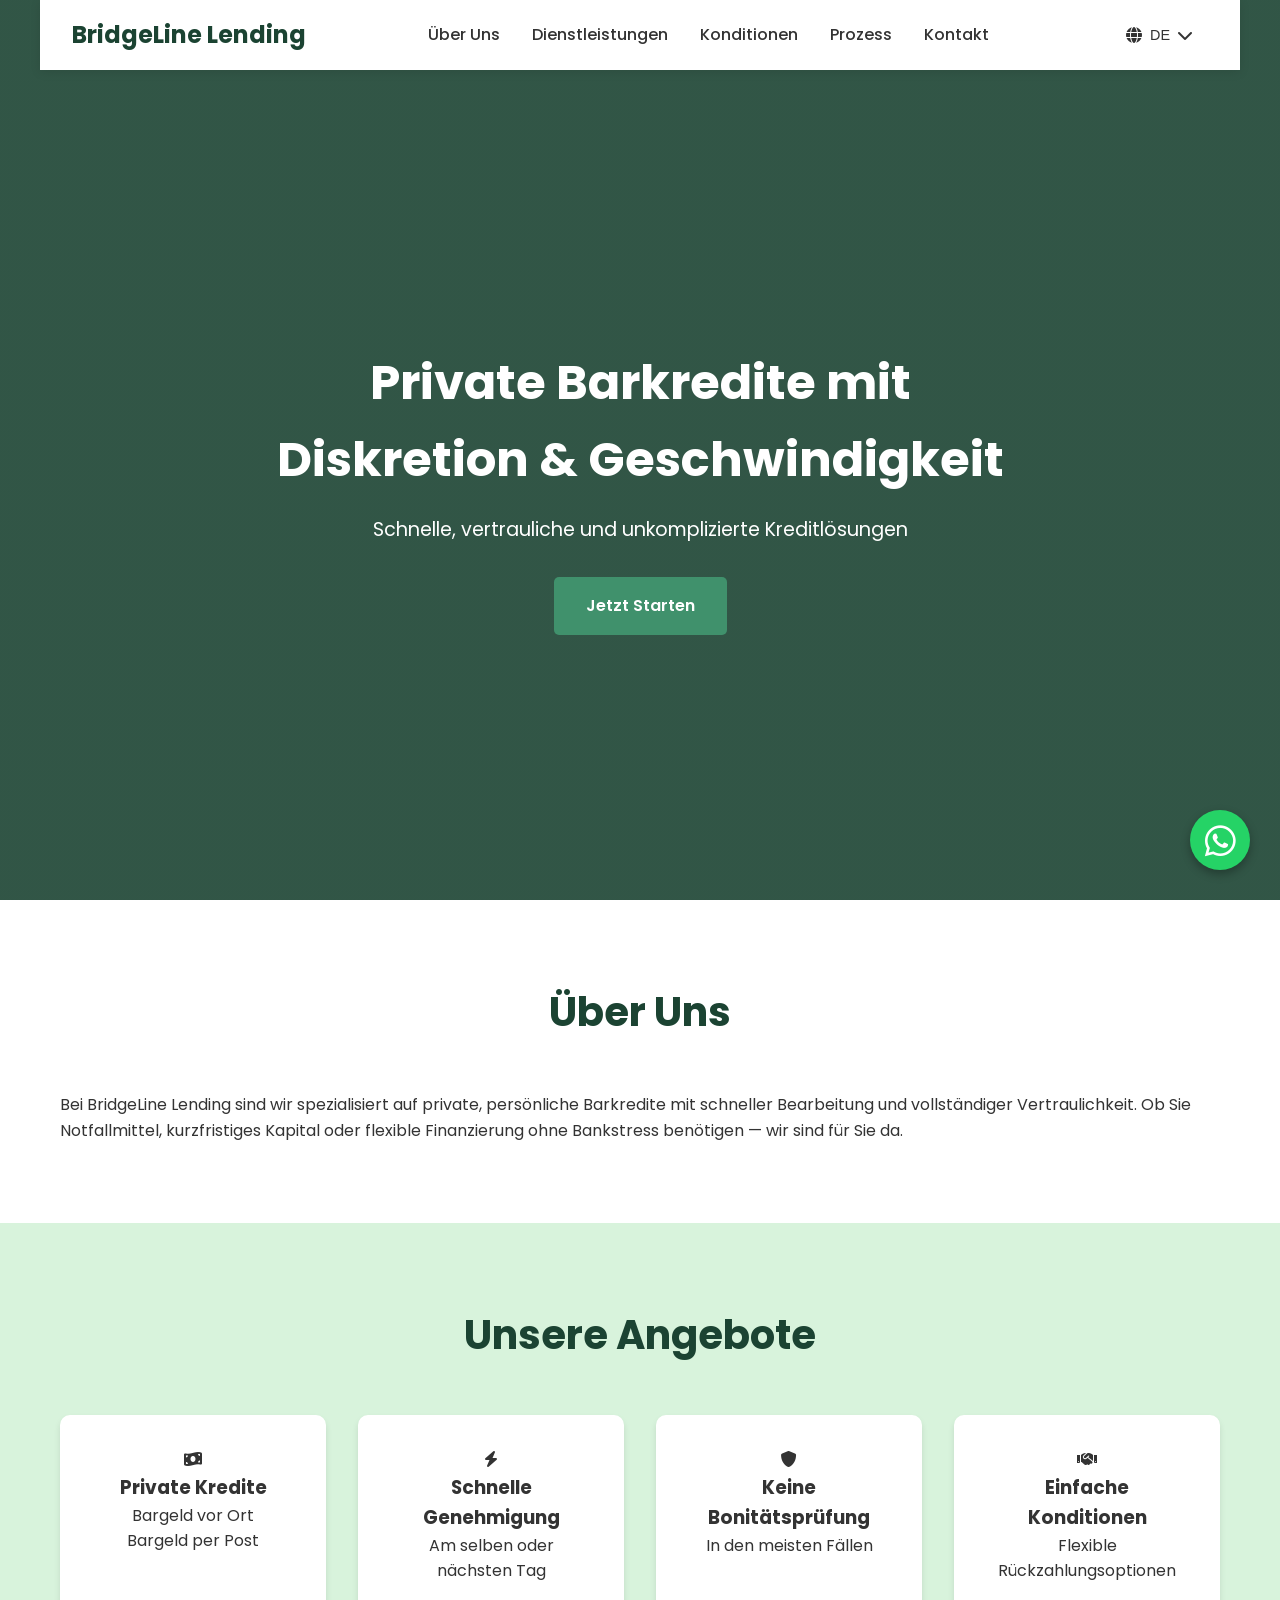
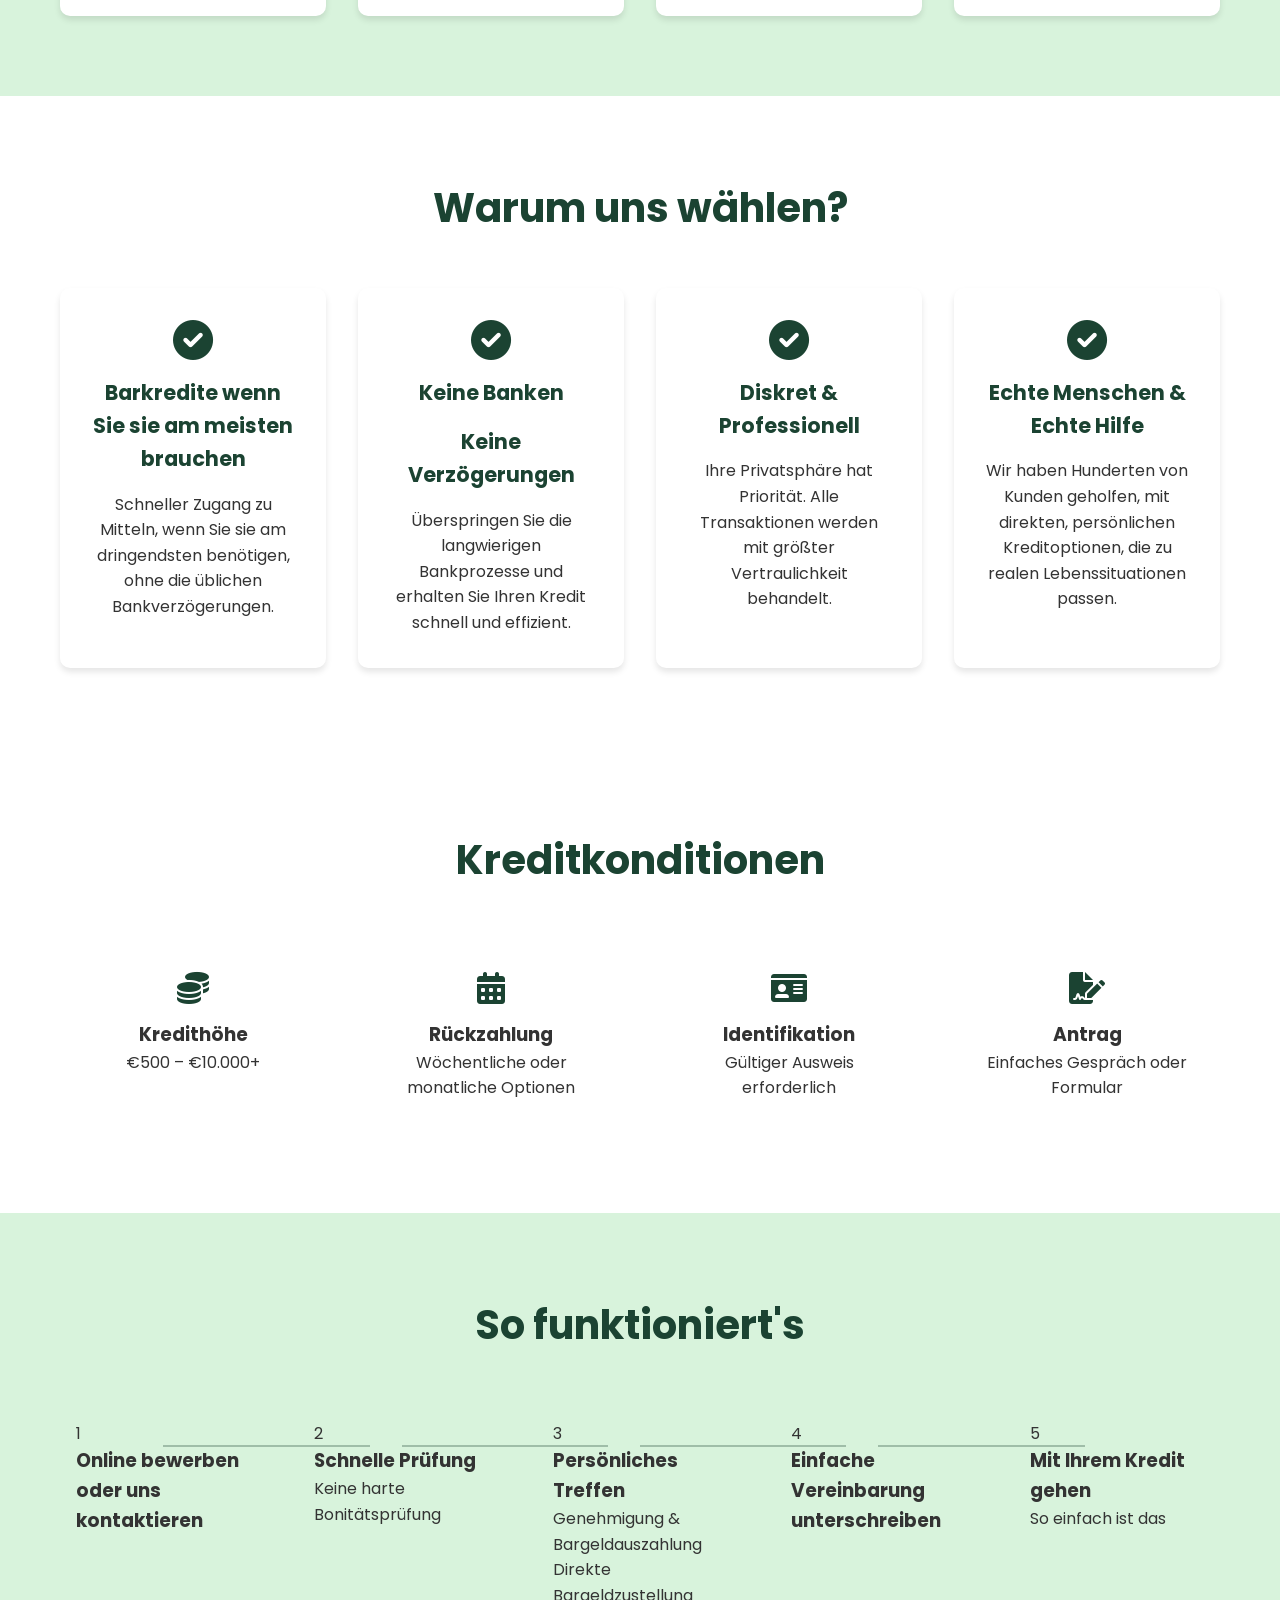
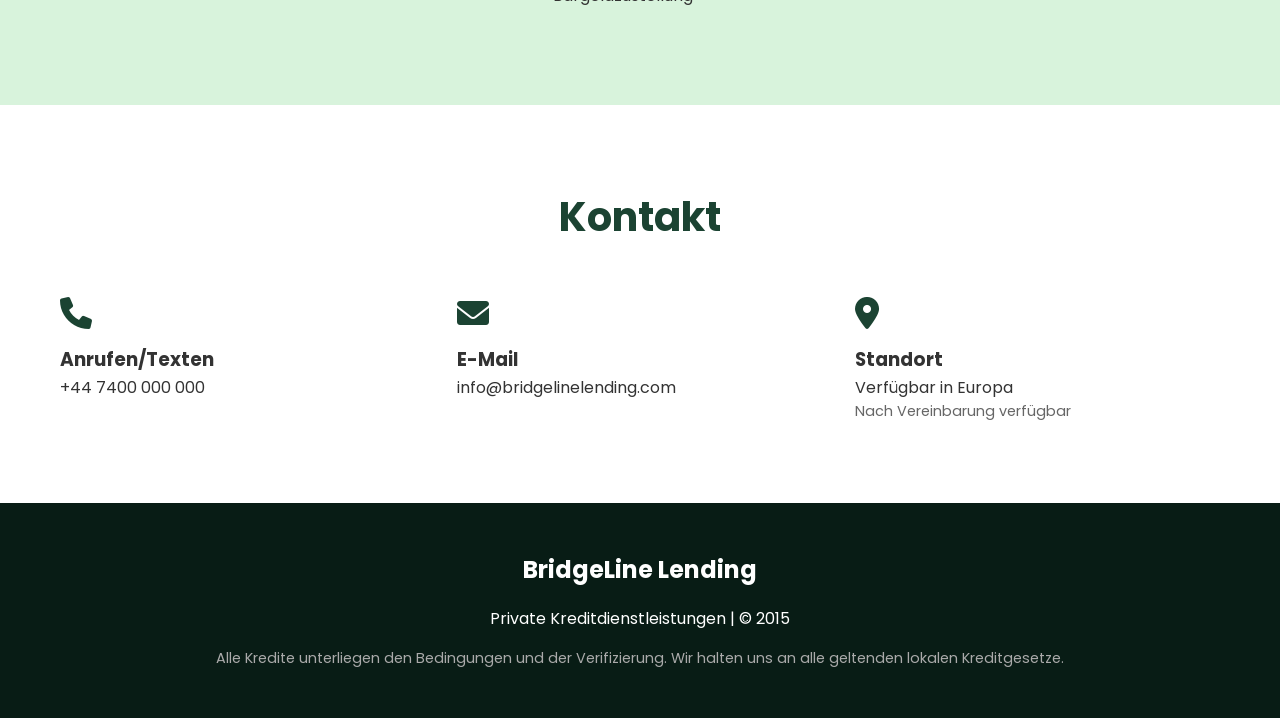
<file: index.html>
<!DOCTYPE html>
<html lang="de">
<head>
    <meta charset="UTF-8">
    <meta name="viewport" content="width=device-width, initial-scale=1.0">
    
    <!-- Primary Meta Tags -->
    <title>BridgeLine Lending - Private Cash Loans in Europe| Fast & Confidential</title>
    <meta name="title" content="BridgeLine Lending - Private Cash Loans in Europe | Fast & Confidential">
    <meta name="description" content="Get private cash loans up to €10,000 with fast approval and full confidentiality. Available in UK and Germany. No credit check, flexible repayment options, and same-day processing.">
    <meta name="keywords" content="private loans, cash loans, personal loans,fast loans, confidential loans, no credit check loans">
    <meta name="author" content="BridgeLine Lending">
    <meta name="robots" content="index, follow">
    
    <!-- Open Graph / Facebook -->
    <meta property="og:type" content="website">
    <meta property="og:url" content="https://bridgelinelending.com/">
    <meta property="og:title" content="BridgeLine Lending - Private Cash Loans in Europe">
    <meta property="og:description" content="Get private cash loans up to €10,000 with fast approval and full confidentiality. Available in Europe.">
    <meta property="og:image" content="https://bridgelinelending.com/images/og-image.jpg">

    <!-- Twitter -->
    <meta property="twitter:card" content="summary_large_image">
    <meta property="twitter:url" content="https://bridgelinelending.com/">
    <meta property="twitter:title" content="BridgeLine Lending - Private Cash Loans in Europe">
    <meta property="twitter:description" content="Get private cash loans up to €10,000 with fast approval and full confidentiality. Available in Europe.">
    <meta property="twitter:image" content="https://bridgelinelending.com/images/og-image.jpg">

    <!-- Favicon -->
    <link rel="icon" type="image/png" href="favicon.png">
    <link rel="apple-touch-icon" href="apple-touch-icon.png">

    <!-- Existing Stylesheets -->
    <link rel="stylesheet" href="styles.css">
    <link rel="stylesheet" href="https://cdnjs.cloudflare.com/ajax/libs/font-awesome/6.0.0/css/all.min.css">
    <link href="https://fonts.googleapis.com/css2?family=Poppins:wght@300;400;500;600;700&display=swap" rel="stylesheet">
    <link href="https://unpkg.com/aos@2.3.1/dist/aos.css" rel="stylesheet">

    <!-- Canonical URL -->
    <link rel="canonical" href="https://bridgelinelending.com/">
</head>
<body>
    <header class="header" role="banner">
        <nav class="navbar" role="navigation" aria-label="Main navigation">
            <div class="nav-left">
                <div class="logo" aria-label="BridgeLine Lending Logo">BridgeLine Lending</div>
            </div>
            <div class="nav-center">
                <ul class="nav-links" id="navLinks">
                    <li><a href="#welcome" data-translate="nav.about">About Us</a></li>
                    <li><a href="#services" data-translate="nav.services">Services</a></li>
                    <li><a href="#terms" data-translate="nav.terms">Terms</a></li>
                    <li><a href="#process" data-translate="nav.process">Process</a></li>
                    <li><a href="#contact" data-translate="nav.contact">Contact</a></li>
                </ul>
            </div>
            <div class="nav-right">
                <div class="language-switcher">
                    <button id="languageBtn" class="language-btn" aria-label="Switch language">
                        <i class="fas fa-globe"></i>
                        <span>DE</span>
                        <i class="fas fa-chevron-down"></i>
                    </button>
                    <div class="language-dropdown">
                        <a href="#" data-lang="de" class="active">Deutsch</a>
                        <a href="#" data-lang="en">English</a>
                    </div>
                </div>
                <div class="nav-toggle" id="navToggle" aria-label="Toggle navigation menu" aria-expanded="false" aria-controls="navLinks">
                    <span></span>
                    <span></span>
                    <span></span>
                </div>
            </div>
        </nav>
    </header>

    <main role="main">
        <section class="hero" aria-label="Hero section">
            <div class="hero-content" data-aos="fade-up" data-aos-duration="1000">
                <h1 data-translate="hero.title">Private Cash Loans with Discretion & Speed</h1>
                <p data-translate="hero.subtitle">Fast, confidential, and hassle-free lending solutions</p>
                <a href="#contact" class="cta-button" aria-label="Get started with your loan application" data-translate="hero.cta">Get Started</a>
            </div>
        </section>

        <section id="welcome" class="section" aria-labelledby="welcome-title">
            <div class="container">
                <h2 id="welcome-title" data-translate="welcome.title">About Us</h2>
                <p data-translate="welcome.description">At BridgeLine Lending, we specialize in providing private, in-person cash loans with fast turnaround and full confidentiality. Whether you need emergency funds, short-term capital, or flexible financing without the bank hassle — we're here to help.</p>
            </div>
        </section>

        <section id="services" class="section bg-light">
            <div class="container">
                <h2 data-aos="fade-up" data-translate="services.title">What We Offer</h2>
                <div class="services-grid">
                    <div class="service-card" data-aos="fade-up" data-aos-delay="100">
                        <i class="fas fa-money-bill-wave"></i>
                        <h3 data-translate="services.personal.title">Private Personal Loans</h3>
                        <p data-translate="services.personal.cash">Cash-in-hand</p>
                        <p data-translate="services.personal.mailing">Cash Mailing</p>
                    </div>
                    <div class="service-card" data-aos="fade-up" data-aos-delay="200">
                        <i class="fas fa-bolt"></i>
                        <h3 data-translate="services.approval.title">Fast Approval</h3>
                        <p data-translate="services.approval.time">Same-Day or Next-Day</p>
                    </div>
                    <div class="service-card" data-aos="fade-up" data-aos-delay="300">
                        <i class="fas fa-shield-alt"></i>
                        <h3 data-translate="services.credit.title">No Credit Check</h3>
                        <p data-translate="services.credit.note">In most cases</p>
                    </div>
                    <div class="service-card" data-aos="fade-up" data-aos-delay="400">
                        <i class="fas fa-handshake"></i>
                        <h3 data-translate="services.terms.title">Simple Terms</h3>
                        <p data-translate="services.terms.flexible">Flexible Repayment Options</p>
                    </div>
                </div>
            </div>
        </section>

        <section id="why-choose-us" class="section">
            <div class="container">
                <h2 data-aos="fade-up" data-translate="why.title">Why Choose Us?</h2>
                <div class="features-grid">
                    <div class="feature-item" data-aos="fade-up" data-aos-delay="100">
                        <i class="fas fa-check-circle"></i>
                        <h3 data-translate="why.cash.title">Cash Loans When You Need It Most</h3>
                        <p data-translate="why.cash.desc">Quick access to funds when you need them most, without the traditional banking delays.</p>
                    </div>
                    <div class="feature-item" data-aos="fade-up" data-aos-delay="200">
                        <i class="fas fa-check-circle"></i>
                        <h3 data-translate="why.speed.title">No Banks</h3>
                        <h3 data-translate="why.speed.subtitle">No Delays</h3>
                        <p data-translate="why.speed.desc">Skip the lengthy bank processes and get your loan approved quickly and efficiently.</p>
                    </div>
                    <div class="feature-item" data-aos="fade-up" data-aos-delay="300">
                        <i class="fas fa-check-circle"></i>
                        <h3 data-translate="why.privacy.title">Discreet & Professional</h3>
                        <p data-translate="why.privacy.desc">Your privacy is our priority. All transactions are handled with the utmost confidentiality.</p>
                    </div>
                    <div class="feature-item" data-aos="fade-up" data-aos-delay="400">
                        <i class="fas fa-check-circle"></i>
                        <h3 data-translate="why.people.title">Real People & Real Help</h3>
                        <p data-translate="why.people.desc">We've helped hundreds of clients get back on track with direct, personal lending options that suit real-life situations.</p>
                    </div>
                </div>
            </div>
        </section>

        <section id="terms" class="section">
            <div class="container">
                <h2 data-aos="fade-up" data-translate="terms.title">Loan Terms</h2>
                <div class="terms-grid">
                    <div class="term-item" data-aos="fade-up" data-aos-delay="100">
                        <i class="fas fa-coins"></i>
                        <h3 data-translate="terms.amount.title">Loan Amounts</h3>
                        <p data-translate="terms.amount.range">€500 – €10,000+</p>
                    </div>
                    <div class="term-item" data-aos="fade-up" data-aos-delay="200">
                        <i class="fas fa-calendar-alt"></i>
                        <h3 data-translate="terms.repayment.title">Repayment</h3>
                        <p data-translate="terms.repayment.options">Weekly or Monthly Options</p>
                    </div>
                    <div class="term-item" data-aos="fade-up" data-aos-delay="300">
                        <i class="fas fa-id-card"></i>
                        <h3 data-translate="terms.id.title">Identification</h3>
                        <p data-translate="terms.id.required">Valid ID Required</p>
                    </div>
                    <div class="term-item" data-aos="fade-up" data-aos-delay="400">
                        <i class="fas fa-file-signature"></i>
                        <h3 data-translate="terms.application.title">Application</h3>
                        <p data-translate="terms.application.process">Simple Interview or Form</p>
                    </div>
                </div>
            </div>
        </section>

        <section id="process" class="section bg-light">
            <div class="container">
                <h2 data-aos="fade-up" data-translate="process.title">How It Works</h2>
                <div class="process-steps">
                    <div class="step" data-aos="fade-up" data-aos-delay="100">
                        <div class="step-number">1</div>
                        <h3 data-translate="process.step1.title">Apply Online or Contact Us</h3>
                    </div>
                    <div class="step" data-aos="fade-up" data-aos-delay="200">
                        <div class="step-number">2</div>
                        <h3 data-translate="process.step2.title">Quick Review</h3>
                        <p data-translate="process.step2.note">No Hard Credit Checks</p>
                    </div>
                    <div class="step" data-aos="fade-up" data-aos-delay="300">
                        <div class="step-number">3</div>
                        <h3 data-translate="process.step3.title">Meet In Person</h3>
                        <p data-translate="process.step3.delivery">Approval & Cash Delivery</p>
                        <p data-translate="process.step3.mailing">Direct Cash Mailing</p>
                    </div>
                    <div class="step" data-aos="fade-up" data-aos-delay="400">
                        <div class="step-number">4</div>
                        <h3 data-translate="process.step4.title">Sign Simple Agreement</h3>
                    </div>
                    <div class="step" data-aos="fade-up" data-aos-delay="500">
                        <div class="step-number">5</div>
                        <h3 data-translate="process.step5.title">Leave with Your Loan</h3>
                        <p data-translate="process.step5.note">It's That Easy</p>
                    </div>
                </div>
            </div>
        </section>

        <section id="contact" class="section">
            <div class="container">
                <h2 data-aos="fade-up" data-translate="contact.title">Contact Us</h2>
                <div class="contact-grid">
                    <div class="contact-item" data-aos="fade-up" data-aos-delay="100">
                        <i class="fas fa-phone"></i>
                        <h3 data-translate="contact.phone.title">Call/Text</h3>
                        <p data-translate="contact.phone.number">+44 7400 000 000</p>
                    </div>
                    <div class="contact-item" data-aos="fade-up" data-aos-delay="200">
                        <i class="fas fa-envelope"></i>
                        <h3 data-translate="contact.email.title">Email</h3>
                        <p data-translate="contact.email.address">info@bridgelinelending.com</p>
                    </div>
                    <div class="contact-item" data-aos="fade-up" data-aos-delay="300">
                        <i class="fas fa-map-marker-alt"></i>
                        <h3 data-translate="contact.location.title">Location</h3>
                        <p data-translate="contact.location.area">Available in Europe</p>
                        <p class="small" data-translate="contact.location.note">Available by Appointment</p>
                    </div>
                </div>
            </div>
        </section>
    </main>

    <footer class="footer" role="contentinfo">
        <div class="container">
            <div class="footer-content">
                <div class="footer-logo" data-translate="footer.logo">BridgeLine Lending</div>
                <p data-translate="footer.services">Private Lending Services | © 2015</p>
                <p class="disclaimer" data-translate="footer.disclaimer">All loans are subject to terms and verification. We comply with all applicable local lending laws.</p>
            </div>
        </div>
    </footer>

    <!-- Structured Data for Local Business -->
    <script type="application/ld+json">
    {
        "@context": "https://schema.org",
        "@type": "FinancialService",
        "name": "BridgeLine Lending",
        "description": "Private cash loans with fast approval and full confidentiality. Available in Europe.",
        "url": "https://bridgelinelending.com",
        "areaServed": ["Europe"],
        "serviceType": "Private Loans",
        "priceRange": "€500 - €10,000+",
        "openingHours": "Mo-Sa 09:00-19:00",
        "contactPoint": {
            "@type": "ContactPoint",
            "telephone": "",
            "email": "info@bridgelinelending.com",
            "contactType": "customer service"
        },
        "address": {
            "@type": "PostalAddress",
            "addressCountry": ["Europe"]
        }
    }
    </script>

    <!-- Scripts -->
    <script src="https://unpkg.com/aos@2.3.1/dist/aos.js"></script>
    <script src="script.js"></script>

    <!-- WhatsApp Button -->
    <a href="https://wa.me/+447400000000" class="whatsapp-button" target="_blank" rel="noopener noreferrer" aria-label="Chat on WhatsApp">
        <i class="fab fa-whatsapp"></i>
        <span class="whatsapp-tooltip" data-translate="whatsapp.tooltip">Chat with us</span>
    </a>
</body>
</html>
</file>
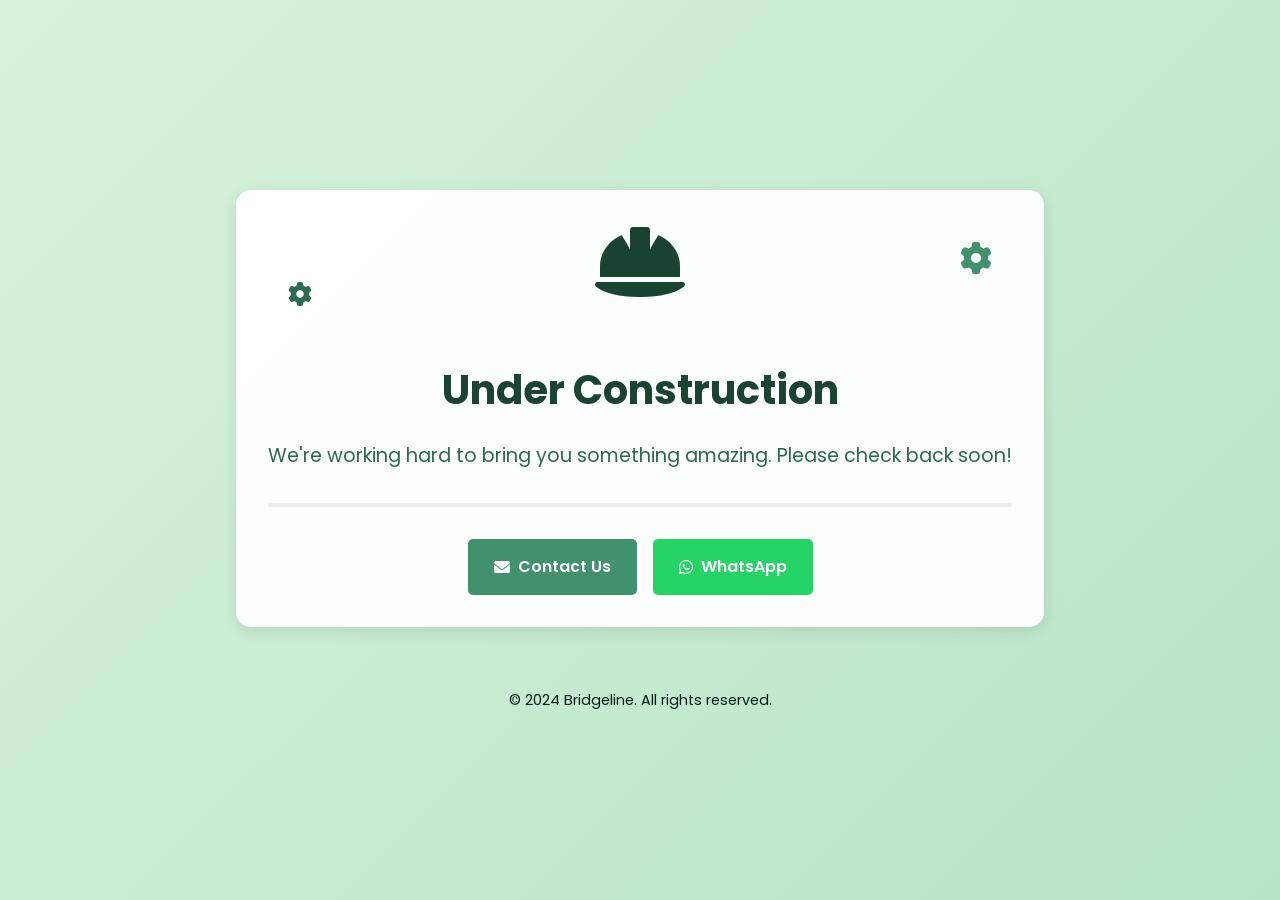
<file: under-construction.html>
<!DOCTYPE html>
<html lang="en">
<head>
    <meta charset="UTF-8">
    <meta name="viewport" content="width=device-width, initial-scale=1.0">
    <title>Under Construction - Bridgeline</title>
    <link href="https://fonts.googleapis.com/css2?family=Poppins:wght@400;500;600;700&display=swap" rel="stylesheet">
    <link rel="stylesheet" href="https://cdnjs.cloudflare.com/ajax/libs/font-awesome/6.0.0/css/all.min.css">
    <style>
        @keyframes slideIn {
            0% { transform: translateY(50px); opacity: 0; }
            100% { transform: translateY(0); opacity: 1; }
        }
        @keyframes progressBar {
            0% { width: 0; }
            100% { width: 100%; }
        }
        @keyframes gearSpin {
            from { transform: rotate(0deg); }
            to { transform: rotate(360deg); }
        }
    </style>
</head>
<body style="margin: 0; padding: 0; font-family: 'Poppins', sans-serif; line-height: 1.6; color: #333; background: linear-gradient(135deg, #D8F3DC 0%, #B7E4C7 100%); min-height: 100vh; display: flex; flex-direction: column; align-items: center; justify-content: center;">
    <div style="text-align: center; padding: 2rem; max-width: 800px; background-color: rgba(255, 255, 255, 0.95); border-radius: 15px; box-shadow: 0 4px 15px rgba(0, 0, 0, 0.1); margin: 1rem; animation: slideIn 1s ease-out;">
        <div style="position: relative; margin-bottom: 2rem;">
            <i class="fas fa-hard-hat" style="font-size: 5rem; color: #1B4332; margin-bottom: 1.5rem; display: inline-block;"></i>
            <i class="fas fa-cog" style="font-size: 2rem; color: #40916C; position: absolute; top: 20px; right: 20px; animation: gearSpin 4s linear infinite;"></i>
            <i class="fas fa-cog" style="font-size: 1.5rem; color: #2D6A4F; position: absolute; bottom: 20px; left: 20px; animation: gearSpin 3s linear infinite reverse;"></i>
        </div>
        <h1 style="color: #1B4332; font-size: 2.5rem; margin-bottom: 1rem;">Under Construction</h1>
        <p style="font-size: 1.2rem; color: #2D6A4F; margin-bottom: 2rem;">We're working hard to bring you something amazing. Please check back soon!</p>
        
        <!-- Progress Bar -->
        <div style="width: 100%; height: 4px; background: #E9ECEF; border-radius: 2px; margin-bottom: 2rem; overflow: hidden;">
            <div style="width: 0; height: 100%; background: linear-gradient(90deg, #40916C, #2D6A4F); animation: progressBar 2s ease-in-out infinite;"></div>
        </div>

        <div style="display: flex; gap: 1rem; justify-content: center; flex-wrap: wrap;">
            <a href="mailto:contact@bridgeline.com" style="display: inline-flex; align-items: center; gap: 0.5rem; padding: 0.8rem 1.5rem; background: #40916C; color: white; text-decoration: none; border-radius: 5px; font-weight: 600; transition: all 0.3s ease; border: 2px solid transparent;">
                <i class="fas fa-envelope"></i>
                Contact Us
            </a>
            <a href="https://wa.me/yourphonenumber" style="display: inline-flex; align-items: center; gap: 0.5rem; padding: 0.8rem 1.5rem; background: #25D366; color: white; text-decoration: none; border-radius: 5px; font-weight: 600; transition: all 0.3s ease; border: 2px solid transparent;">
                <i class="fab fa-whatsapp"></i>
                WhatsApp
            </a>
        </div>
    </div>
    <footer style="margin-top: 2rem; text-align: center; color: #081C15; font-size: 0.9rem;">
        <p>&copy; 2024 Bridgeline. All rights reserved.</p>
    </footer>

    <script>
        // Button hover effects
        document.querySelectorAll('a').forEach(button => {
            button.addEventListener('mouseover', () => {
                button.style.backgroundColor = 'transparent';
                button.style.borderColor = button.style.backgroundColor;
                button.style.color = button.style.backgroundColor;
            });
            
            button.addEventListener('mouseout', () => {
                button.style.backgroundColor = '';
                button.style.borderColor = 'transparent';
                button.style.color = 'white';
            });
        });
    </script>
</body>
</html>
</file>
<file: styles.css>
:root {
    --primary-color: #1B4332;
    --secondary-color: #2D6A4F;
    --accent-color: #40916C;
    --light-color: #D8F3DC;
    --dark-color: #081C15;
    --text-color: #333;
    --white: #ffffff;
    --transition: all 0.3s ease;
}

* {
    margin: 0;
    padding: 0;
    box-sizing: border-box;
}

body {
    font-family: 'Poppins', sans-serif;
    line-height: 1.6;
    color: var(--text-color);
}

.container {
    max-width: 1200px;
    margin: 0 auto;
    padding: 0 20px;
}

/* Header & Navigation */
.header {
    background-color: var(--white);
    box-shadow: 0 2px 10px rgba(0, 0, 0, 0.1);
    position: fixed;
    width: 100%;
    top: 0;
    z-index: 1000;
}

.navbar {
    display: flex;
    justify-content: space-between;
    align-items: center;
    padding: 1rem 2rem;
    max-width: 1200px;
    margin: 0 auto;
    position: fixed;
    top: 0;
    left: 0;
    right: 0;
    z-index: 1000;
    background: var(--white);
    box-shadow: 0 2px 10px rgba(0, 0, 0, 0.1);
}

.nav-left {
    display: flex;
    align-items: center;
}

.nav-center {
    display: flex;
    align-items: center;
}

.nav-right {
    display: flex;
    align-items: center;
    gap: 1rem;
}

.logo {
    font-size: 1.5rem;
    font-weight: 700;
    color: var(--primary-color);
}

.nav-links {
    display: flex;
    gap: 2rem;
    list-style: none;
    margin: 0;
    padding: 0;
}

.nav-links a {
    color: var(--text-color);
    text-decoration: none;
    font-weight: 500;
    transition: color 0.3s ease;
}

.nav-links a:hover {
    color: var(--primary-color);
}

.nav-toggle {
    display: none;
    flex-direction: column;
    gap: 6px;
    cursor: pointer;
    padding: 5px;
}

.nav-toggle span {
    display: block;
    width: 25px;
    height: 2px;
    background-color: var(--text-color);
    transition: all 0.3s ease;
}

/* Hero Section */
.hero {
    background: linear-gradient(rgba(27, 67, 50, 0.9), rgba(27, 67, 50, 0.9)),
                url('https://images.unsplash.com/photo-1579621970563-ebec7560ff3e?ixlib=rb-1.2.1&auto=format&fit=crop&w=1950&q=80');
    background-size: cover;
    background-position: center;
    height: 100vh;
    display: flex;
    align-items: center;
    text-align: center;
    color: var(--white);
    padding-top: 80px;
}

.hero-content {
    max-width: 800px;
    margin: 0 auto;
    padding: 0 20px;
    animation: fadeIn 1s ease-out;
}

.hero h1 {
    font-size: 3rem;
    margin-bottom: 1rem;
}

.hero p {
    font-size: 1.2rem;
    margin-bottom: 2rem;
}

.cta-button {
    display: inline-block;
    padding: 1rem 2rem;
    background-color: var(--accent-color);
    color: var(--white);
    text-decoration: none;
    border-radius: 5px;
    font-weight: 600;
    transition: var(--transition);
}

.cta-button:hover {
    background-color: var(--secondary-color);
    transform: translateY(-2px);
}

/* Sections */
.section {
    padding: 5rem 0;
}

.section h2 {
    text-align: center;
    color: var(--primary-color);
    margin-bottom: 3rem;
    font-size: 2.5rem;
}

.bg-light {
    background-color: var(--light-color);
}

/* Services Grid */
.services-grid {
    display: grid;
    grid-template-columns: repeat(auto-fit, minmax(250px, 1fr));
    gap: 2rem;
    margin-top: 2rem;
}

.service-card {
    position: relative;
    overflow: hidden;
    background: var(--white);
    padding: 2rem;
    border-radius: 10px;
    text-align: center;
    box-shadow: 0 4px 6px rgba(0, 0, 0, 0.1);
    transition: all 0.4s cubic-bezier(0.175, 0.885, 0.32, 1.275);
}

.service-card::before {
    content: '';
    position: absolute;
    top: 0;
    left: 0;
    width: 100%;
    height: 100%;
    background: linear-gradient(45deg, var(--primary-color), var(--secondary-color));
    opacity: 0;
    transition: opacity 0.3s ease;
    z-index: 0;
}

.service-card:hover::before {
    opacity: 0.05;
}

.service-card:hover {
    transform: translateY(-10px);
    box-shadow: 0 8px 15px rgba(0, 0, 0, 0.2);
}

.service-card i {
    position: relative;
    z-index: 1;
    transition: transform 0.3s ease;
}

.service-card:hover i {
    transform: scale(1.1);
}

/* Terms Grid */
.terms-grid {
    display: grid;
    grid-template-columns: repeat(auto-fit, minmax(200px, 1fr));
    gap: 2rem;
}

.term-item {
    text-align: center;
    padding: 2rem;
}

.term-item i {
    font-size: 2rem;
    color: var(--primary-color);
    margin-bottom: 1rem;
}

/* Process Steps */
.process-steps {
    display: grid;
    grid-template-columns: repeat(auto-fit, minmax(200px, 1fr));
    gap: 2rem;
    margin-top: 2rem;
}

.step {
    position: relative;
    padding: 1rem;
}

.step::after {
    content: '';
    position: absolute;
    top: 40px;
    right: -50%;
    width: 100%;
    height: 2px;
    background: var(--primary-color);
    opacity: 0.3;
    z-index: 0;
}

.step:last-child::after {
    display: none;
}

.step-number {
    position: relative;
    z-index: 1;
    transition: transform 0.3s ease;
}

.step:hover .step-number {
    transform: scale(1.1);
}

/* Contact Section */
.contact-grid {
    display: grid;
    grid-template-columns: repeat(auto-fit, minmax(250px, 1fr));
    gap: 2rem;
}

.contact-item {
    position: relative;
    overflow: hidden;
    transition: all 0.3s ease;
}

.contact-item::before {
    content: '';
    position: absolute;
    top: 0;
    left: 0;
    width: 100%;
    height: 3px;
    background: var(--primary-color);
    transform: scaleX(0);
    transition: transform 0.3s ease;
}

.contact-item:hover::before {
    transform: scaleX(1);
}

.contact-item:hover {
    transform: translateY(-5px);
}

.contact-item i {
    font-size: 2rem;
    color: var(--primary-color);
    margin-bottom: 1rem;
}

.contact-item .small {
    font-size: 0.9rem;
    color: #666;
}

/* Footer */
.footer {
    background-color: var(--dark-color);
    color: var(--white);
    padding: 3rem 0;
    text-align: center;
}

.footer-logo {
    font-size: 1.5rem;
    font-weight: 700;
    margin-bottom: 1rem;
}

.footer .disclaimer {
    font-size: 0.9rem;
    color: #aaa;
    margin-top: 1rem;
}

/* Enhanced Animations */
.nav-toggle.active span:nth-child(1) {
    transform: rotate(45deg) translate(5px, 5px);
}

.nav-toggle.active span:nth-child(2) {
    opacity: 0;
}

.nav-toggle.active span:nth-child(3) {
    transform: rotate(-45deg) translate(7px, -6px);
}

/* Scroll Animations */
.scroll-down {
    transform: translateY(-100%);
    transition: transform 0.3s ease-in-out;
}

.scroll-up {
    transform: translateY(0);
    transition: transform 0.3s ease-in-out;
}

/* Loading Animation */
@keyframes fadeIn {
    from {
        opacity: 0;
        transform: translateY(20px);
    }
    to {
        opacity: 1;
        transform: translateY(0);
    }
}

/* Responsive Design */
@media (max-width: 768px) {
    .navbar {
        padding: 1rem;
        background: var(--white);
    }

    .nav-center {
        display: none;
        position: fixed;
        top: 70px;
        left: 0;
        right: 0;
        background: var(--white);
        padding: 1rem;
        box-shadow: 0 2px 10px rgba(0, 0, 0, 0.1);
    }

    .nav-center.show {
        display: block;
    }

    .nav-toggle {
        display: flex;
    }

    .nav-links {
        flex-direction: column;
        gap: 1rem;
    }

    .nav-links a {
        display: block;
        padding: 0.5rem 0;
    }

    .language-switcher {
        margin-right: 0.5rem;
    }

    .language-btn {
        padding: 0.5rem;
    }

    .language-btn span {
        display: none;
    }

    .language-dropdown {
        right: -10px;
    }

    .hero h1 {
        font-size: 2rem;
    }

    .section {
        padding: 3rem 0;
    }

    .section h2 {
        font-size: 2rem;
    }

    .step::after {
        display: none;
    }

    .service-card:hover {
        transform: translateY(-5px);
    }
}

@media (max-width: 480px) {
    .hero h1 {
        font-size: 1.8rem;
    }

    .hero p {
        font-size: 1rem;
    }

    .service-card, .term-item, .contact-item {
        padding: 1.5rem;
    }
}

/* Why Choose Us Section */
.features-grid {
    display: grid;
    grid-template-columns: repeat(auto-fit, minmax(250px, 1fr));
    gap: 2rem;
    margin-top: 2rem;
}

.feature-item {
    background: var(--white);
    padding: 2rem;
    border-radius: 10px;
    text-align: center;
    box-shadow: 0 4px 6px rgba(0, 0, 0, 0.1);
    transition: all 0.3s ease;
    position: relative;
    overflow: hidden;
}

.feature-item::before {
    content: '';
    position: absolute;
    top: 0;
    left: 0;
    width: 100%;
    height: 3px;
    background: var(--primary-color);
    transform: scaleX(0);
    transition: transform 0.3s ease;
}

.feature-item:hover::before {
    transform: scaleX(1);
}

.feature-item:hover {
    transform: translateY(-5px);
    box-shadow: 0 8px 15px rgba(0, 0, 0, 0.2);
}

.feature-item i {
    font-size: 2.5rem;
    color: var(--primary-color);
    margin-bottom: 1rem;
    transition: transform 0.3s ease;
}

.feature-item:hover i {
    transform: scale(1.1);
}

.feature-item h3 {
    color: var(--primary-color);
    margin-bottom: 1rem;
    font-size: 1.3rem;
}

.feature-item p {
    color: var(--text-color);
    font-size: 1rem;
    line-height: 1.6;
}

@media (max-width: 768px) {
    .features-grid {
        grid-template-columns: repeat(auto-fit, minmax(200px, 1fr));
    }

    .feature-item {
        padding: 1.5rem;
    }

    .feature-item h3 {
        font-size: 1.2rem;
    }
}

/* WhatsApp Button */
.whatsapp-button {
    position: fixed;
    bottom: 30px;
    right: 30px;
    background-color: #25D366;
    color: white;
    width: 60px;
    height: 60px;
    border-radius: 50%;
    display: flex;
    align-items: center;
    justify-content: center;
    text-decoration: none;
    box-shadow: 0 4px 10px rgba(0, 0, 0, 0.3);
    transition: all 0.3s ease;
    z-index: 1000;
}

.whatsapp-button i {
    font-size: 35px;
    transition: transform 0.3s ease;
}

.whatsapp-button:hover {
    transform: scale(1.1);
    box-shadow: 0 6px 15px rgba(0, 0, 0, 0.4);
}

.whatsapp-button:hover i {
    transform: scale(1.1);
}

.whatsapp-tooltip {
    position: absolute;
    right: 70px;
    background: var(--primary-color);
    color: white;
    padding: 8px 15px;
    border-radius: 5px;
    font-size: 14px;
    white-space: nowrap;
    opacity: 0;
    visibility: hidden;
    transition: all 0.3s ease;
}

.whatsapp-tooltip::after {
    content: '';
    position: absolute;
    right: -5px;
    top: 50%;
    transform: translateY(-50%);
    border-width: 5px;
    border-style: solid;
    border-color: transparent transparent transparent var(--primary-color);
}

.whatsapp-button:hover .whatsapp-tooltip {
    opacity: 1;
    visibility: visible;
    right: 75px;
}

@media (max-width: 768px) {
    .whatsapp-button {
        width: 50px;
        height: 50px;
        bottom: 20px;
        right: 20px;
    }

    .whatsapp-button i {
        font-size: 30px;
    }

    .whatsapp-tooltip {
        right: 60px;
        font-size: 12px;
        padding: 6px 12px;
        opacity: 1;
        visibility: visible;
    }

    .whatsapp-button:hover {
        transform: none;
    }

    .whatsapp-button:hover i {
        transform: none;
    }
}

/* Language Switcher Styles */
.language-switcher {
    position: relative;
}

.language-btn {
    background: none;
    border: none;
    color: var(--text-color);
    display: flex;
    align-items: center;
    gap: 0.5rem;
    padding: 0.5rem 1rem;
    cursor: pointer;
    font-size: 0.9rem;
    transition: color 0.3s ease;
}

.language-btn:hover {
    color: var(--primary-color);
}

.language-btn i {
    font-size: 1rem;
}

.language-dropdown {
    position: absolute;
    top: 100%;
    right: 0;
    background: var(--white);
    border: 1px solid var(--border-color);
    border-radius: 4px;
    padding: 0.5rem 0;
    min-width: 120px;
    box-shadow: 0 2px 10px rgba(0, 0, 0, 0.1);
    display: none;
    z-index: 1000;
}

.language-dropdown.show {
    display: block;
}

.language-dropdown a {
    display: block;
    padding: 0.5rem 1rem;
    color: var(--text-color);
    text-decoration: none;
    transition: background-color 0.3s ease;
}

.language-dropdown a:hover {
    background-color: var(--hover-color);
}

.language-dropdown a.active {
    color: var(--primary-color);
    font-weight: 600;
}

/* Mobile Navigation */
@media (max-width: 768px) {
    .navbar {
        padding: 1rem;
        background: var(--white);
    }

    .nav-center {
        display: none;
        position: fixed;
        top: 70px;
        left: 0;
        right: 0;
        background: var(--white);
        padding: 1rem;
        box-shadow: 0 2px 10px rgba(0, 0, 0, 0.1);
    }

    .nav-center.show {
        display: block;
    }

    .nav-toggle {
        display: flex;
    }

    .nav-links {
        flex-direction: column;
        gap: 1rem;
    }

    .nav-links a {
        display: block;
        padding: 0.5rem 0;
    }

    .language-switcher {
        margin-right: 0.5rem;
    }

    .language-btn {
        padding: 0.5rem;
    }

    .language-btn span {
        display: none;
    }

    .language-dropdown {
        right: -10px;
    }
}
</file>
